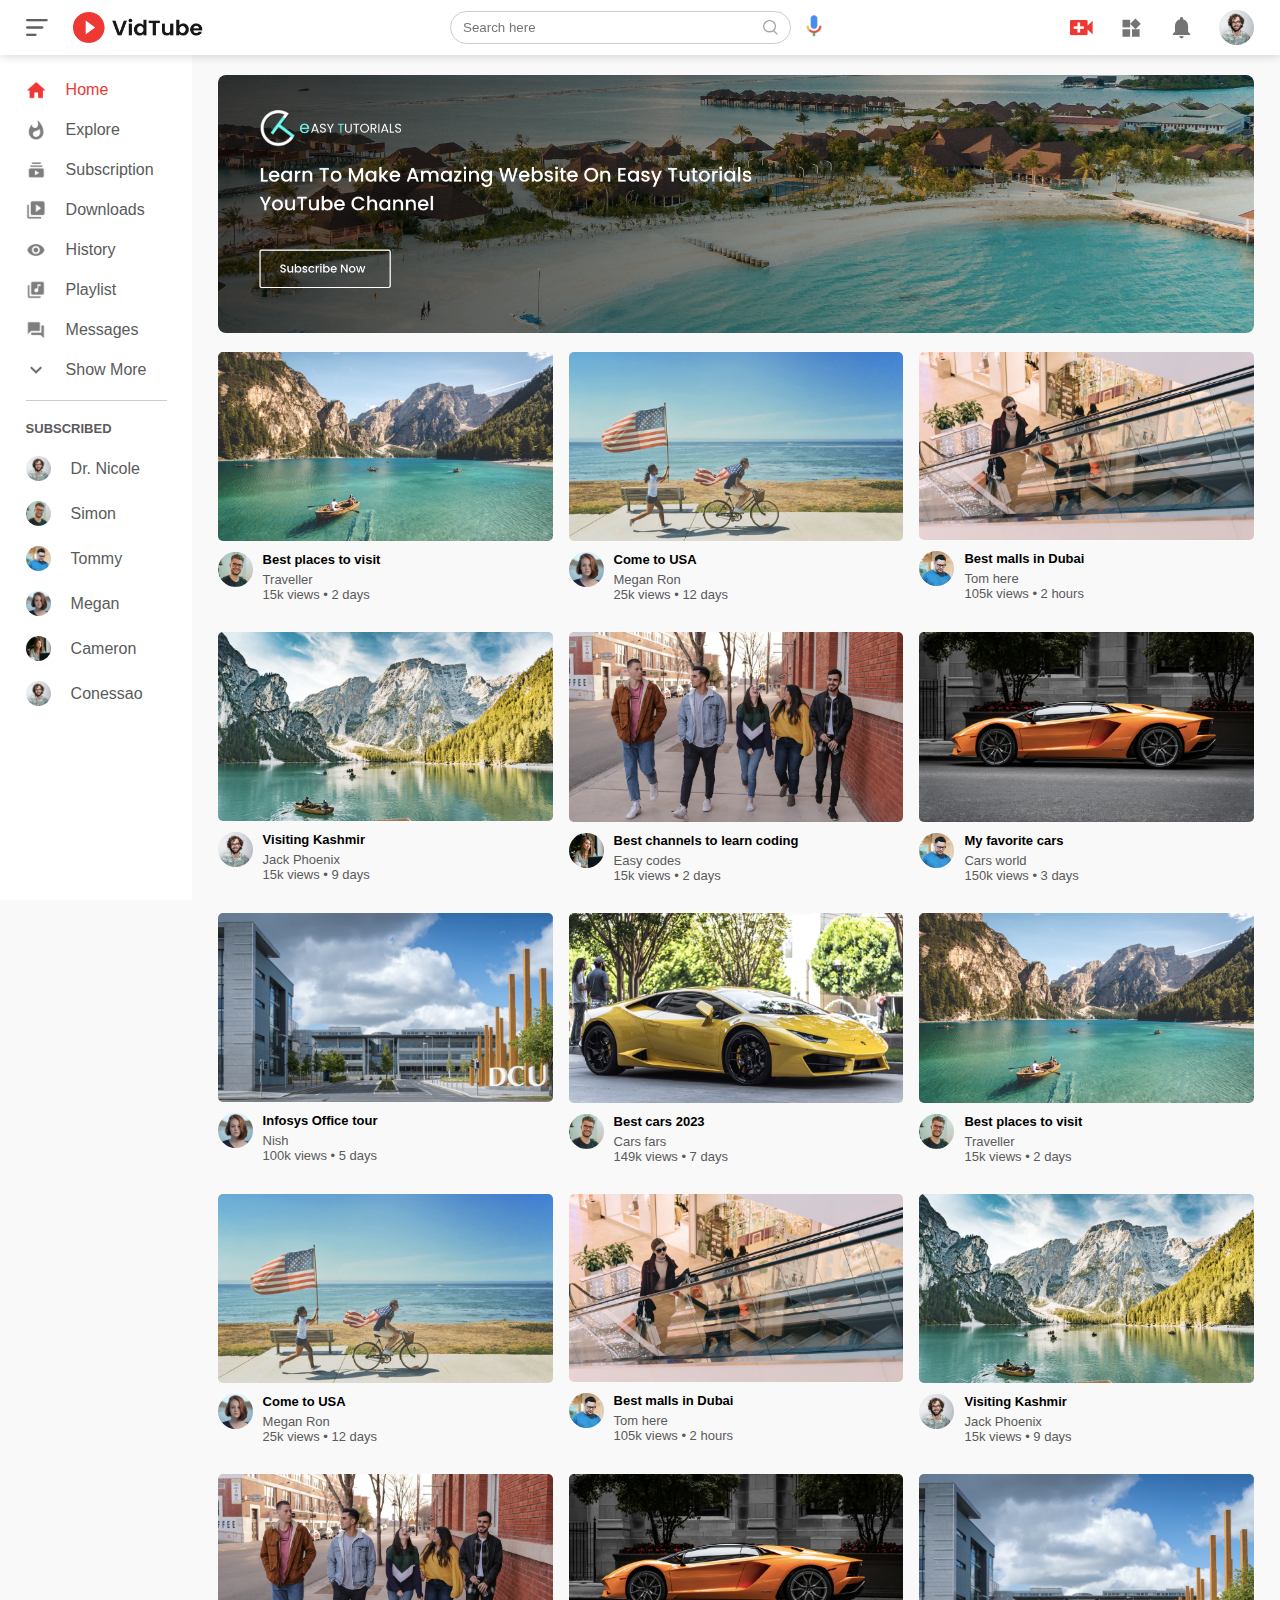
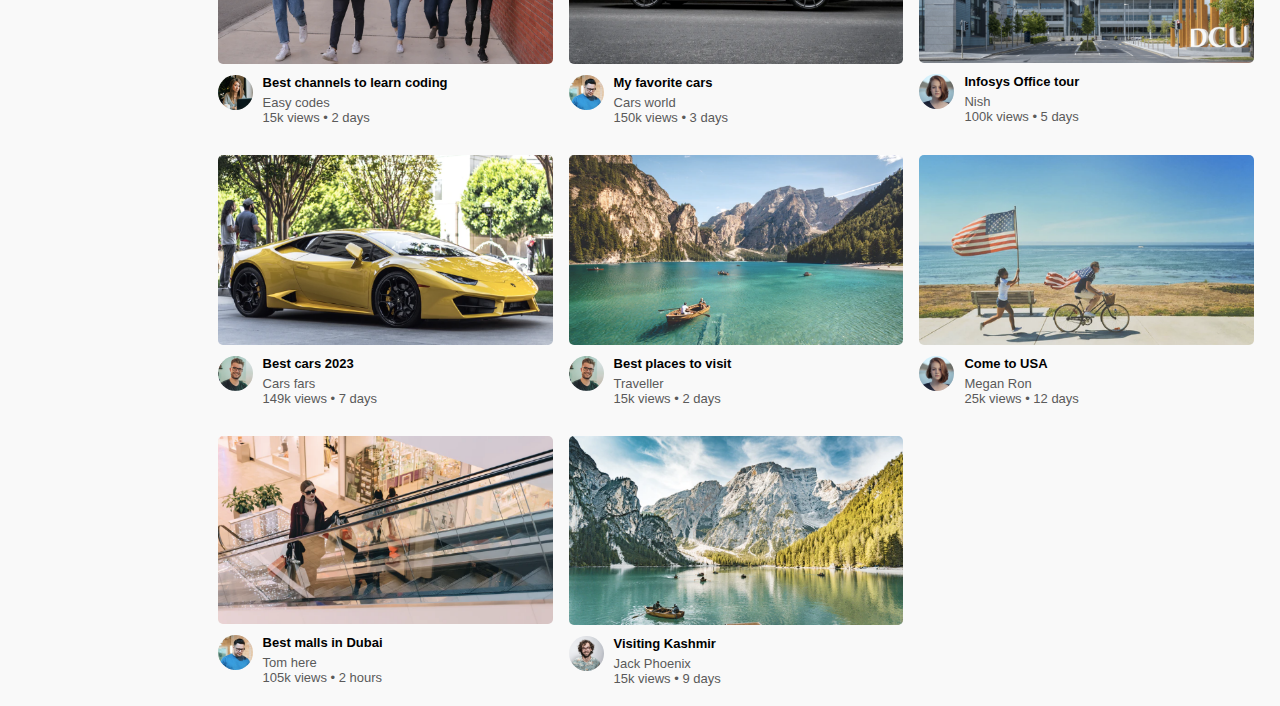
<file: index.html>
<!DOCTYPE html>
<html lang="en">
<head>
    <meta charset="UTF-8">
    <meta name="viewport" content="width=device-width, initial-scale=1.0">
    <title>Vidtube</title>
    <link rel="stylesheet" href="style.css">
</head>
<body>
    <nav class="flex-div">
        <div class="nav-left flex-div">
            <img src="images/menu.png" alt="" class="menu-icon">
            <img src="images/logo.png" alt="" class="logo">
        </div>
        <div class="nav-middle flex-div" id="search-container">
            <div class="search-box flex-div">
                <input type="text" placeholder="Search here" name="" id="search-input">
                <img src="images/search.png" alt="">
            </div> <button id="search-btn"><img src="images/voice-search.png" alt="" class="mic-icon"></button>
            
        </div>
        <div class="nav-right flex-div ">
            <img src="images/upload.png" alt="">
            <img src="images/more.png" alt="">
            <img src="images/notification.png" alt="">
            <img src="images/Jack.png" alt="" class="user-icon">
        </div>
    </nav>
<!-- sidebar -->
<div class="sidebar">
    <div class="shortcut-links">
        <a href=""><img src="images/home.png" alt=""><p>Home</p></a>
        <a href="explore.html"><img src="images/explore.png" alt=""><p>Explore</p></a>
        <a href="subscription.html"><img src="images/subscriprion.png" alt=""><p>Subscription</p></a>
        <a href="download.html"><img src="images/library.png" alt=""><p>Downloads</p></a>
        <a href=""><img src="images/history.png" alt=""><p>History</p></a>
        <a href=""><img src="images/playlist.png" alt=""><p>Playlist</p></a>
        <a href=""><img src="images/messages.png" alt=""><p>Messages</p></a>
        <a href=""><img src="images/show-more.png" alt=""><p>Show More</p></a>
        <hr>
    </div>
    <div class="subscribed-list">
        <h3>SUBSCRIBED</h3>
        <a href=""><img src="images/Jack.png" alt=""><p>Dr. Nicole</p></a>
        <a href=""><img src="images/simon.png" alt=""><p>Simon</p></a>
        <a href=""><img src="images/tom.png" alt=""><p>Tommy</p></a>
        <a href=""><img src="images/megan.png" alt=""><p>Megan</p></a>
        <a href=""><img src="images/cameron.png" alt=""><p>Cameron</p></a>
        <a href=""><img src="images/Jack.png" alt=""><p>Conessao</p></a>
    </div>
</div>
<!-- main -->
<div class="container">
    <div class="banner">
        <img src="images/banner.png " alt="">
        
    </div>
    <div class="list-container">
        <div class="vid-list">
            <a href="play-video.html"><img src="images/thumbnail1.png" alt="" class="thumbnail"></a>
            <div class="flex-div">
                <img src="images/simon.png" alt="">
                <div class="vid-info">
                    <a href="play-video.html">Best places to visit</a>
                    <p>Traveller</p>
                    <p>15k views &bull; 2 days</p>
                </div>
            </div>
        </div>
        <div class="vid-list">
            <a href=""><img src="images/thumbnail2.png" alt="" class="thumbnail"></a>
            <div class="flex-div">
                <img src="images/megan.png" alt="">
                <div class="vid-info">
                    <a href="">Come to USA</a>
                    <p>Megan Ron</p>
                    <p>25k views &bull; 12 days</p>
                </div>
            </div>
        </div>
        <div class="vid-list">
            <a href=""><img src="images/thumbnail3.png" alt="" class="thumbnail"></a>
            <div class="flex-div">
                <img src="images/tom.png" alt="">
                <div class="vid-info">
                    <a href="">Best malls in Dubai</a>
                    <p>Tom here</p>
                    <p>105k views &bull; 2 hours</p>
                </div>
            </div>
        </div>
        <div class="vid-list">
            <a href=""><img src="images/thumbnail4.png" alt="" class="thumbnail"></a>
            <div class="flex-div">
                <img src="images/Jack.png" alt="">
                <div class="vid-info">
                    <a href="">Visiting Kashmir</a>
                    <p>Jack Phoenix</p>
                    <p>15k views &bull; 9 days</p>
                </div>
            </div>
        </div>
        <div class="vid-list">
            <a href=""><img src="images/thumbnail5.png" alt="" class="thumbnail"></a>
            <div class="flex-div">
                <img src="images/cameron.png" alt="">
                <div class="vid-info">
                    <a href="">Best channels to learn coding</a>
                    <p>Easy codes</p>
                    <p>15k views &bull; 2 days</p>
                </div>
            </div>
        </div>
        <div class="vid-list">
            <a href=""><img src="images/thumbnail6.png" alt="" class="thumbnail"></a>
            <div class="flex-div">
                <img src="images/tom.png" alt="">
                <div class="vid-info">
                    <a href="">My favorite cars</a>
                    <p>Cars world</p>
                    <p>150k views &bull; 3 days</p>
                </div>
            </div>
        </div>
        <div class="vid-list">
            <a href=""><img src="images/thumbnail7.png" alt="" class="thumbnail"></a>
            <div class="flex-div">
                <img src="images/megan.png" alt="">
                <div class="vid-info">
                    <a href="">Infosys Office tour</a>
                    <p>Nish</p>
                    <p>100k views &bull; 5 days</p>
                </div>
            </div>
        </div>
        <div class="vid-list">
            <a href=""><img src="images/thumbnail8.png" alt="" class="thumbnail"></a>
            <div class="flex-div">
                <img src="images/simon.png" alt="">
                <div class="vid-info">
                    <a href="">Best cars 2023</a>
                    <p>Cars fars</p>
                    <p>149k views &bull; 7 days</p>
                </div>
            </div>
        </div>
        <div class="vid-list">
            <a href=""><img src="images/thumbnail1.png" alt="" class="thumbnail"></a>
            <div class="flex-div">
                <img src="images/simon.png" alt="">
                <div class="vid-info">
                    <a href="">Best places to visit</a>
                    <p>Traveller</p>
                    <p>15k views &bull; 2 days</p>
                </div>
            </div>
        </div>
        <div class="vid-list">
            <a href=""><img src="images/thumbnail2.png" alt="" class="thumbnail"></a>
            <div class="flex-div">
                <img src="images/megan.png" alt="">
                <div class="vid-info">
                    <a href="">Come to USA</a>
                    <p>Megan Ron</p>
                    <p>25k views &bull; 12 days</p>
                </div>
            </div>
        </div>
        <div class="vid-list">
            <a href=""><img src="images/thumbnail3.png" alt="" class="thumbnail"></a>
            <div class="flex-div">
                <img src="images/tom.png" alt="">
                <div class="vid-info">
                    <a href="">Best malls in Dubai</a>
                    <p>Tom here</p>
                    <p>105k views &bull; 2 hours</p>
                </div>
            </div>
        </div>
        <div class="vid-list">
            <a href=""><img src="images/thumbnail4.png" alt="" class="thumbnail"></a>
            <div class="flex-div">
                <img src="images/Jack.png" alt="">
                <div class="vid-info">
                    <a href="">Visiting Kashmir</a>
                    <p>Jack Phoenix</p>
                    <p>15k views &bull; 9 days</p>
                </div>
            </div>
        </div>
        <div class="vid-list">
            <a href=""><img src="images/thumbnail5.png" alt="" class="thumbnail"></a>
            <div class="flex-div">
                <img src="images/cameron.png" alt="">
                <div class="vid-info">
                    <a href="">Best channels to learn coding</a>
                    <p>Easy codes</p>
                    <p>15k views &bull; 2 days</p>
                </div>
            </div>
        </div>
        <div class="vid-list">
            <a href=""><img src="images/thumbnail6.png" alt="" class="thumbnail"></a>
            <div class="flex-div">
                <img src="images/tom.png" alt="">
                <div class="vid-info">
                    <a href="">My favorite cars</a>
                    <p>Cars world</p>
                    <p>150k views &bull; 3 days</p>
                </div>
            </div>
        </div>
        <div class="vid-list">
            <a href=""><img src="images/thumbnail7.png" alt="" class="thumbnail"></a>
            <div class="flex-div">
                <img src="images/megan.png" alt="">
                <div class="vid-info">
                    <a href="">Infosys Office tour</a>
                    <p>Nish</p>
                    <p>100k views &bull; 5 days</p>
                </div>
            </div>
        </div>
        <div class="vid-list">
            <a href=""><img src="images/thumbnail8.png" alt="" class="thumbnail"></a>
            <div class="flex-div">
                <img src="images/simon.png" alt="">
                <div class="vid-info">
                    <a href="">Best cars 2023</a>
                    <p>Cars fars</p>
                    <p>149k views &bull; 7 days</p>
                </div>
            </div>
        </div>
        <div class="vid-list">
            <a href=""><img src="images/thumbnail1.png" alt="" class="thumbnail"></a>
            <div class="flex-div">
                <img src="images/simon.png" alt="">
                <div class="vid-info">
                    <a href="">Best places to visit</a>
                    <p>Traveller</p>
                    <p>15k views &bull; 2 days</p>
                </div>
            </div>
        </div>
        <div class="vid-list">
            <a href=""><img src="images/thumbnail2.png" alt="" class="thumbnail"></a>
            <div class="flex-div">
                <img src="images/megan.png" alt="">
                <div class="vid-info">
                    <a href="">Come to USA</a>
                    <p>Megan Ron</p>
                    <p>25k views &bull; 12 days</p>
                </div>
            </div>
        </div>
        <div class="vid-list">
            <a href=""><img src="images/thumbnail3.png" alt="" class="thumbnail"></a>
            <div class="flex-div">
                <img src="images/tom.png" alt="">
                <div class="vid-info">
                    <a href="">Best malls in Dubai</a>
                    <p>Tom here</p>
                    <p>105k views &bull; 2 hours</p>
                </div>
            </div>
        </div>
        <div class="vid-list">
            <a href=""><img src="images/thumbnail4.png" alt="" class="thumbnail"></a>
            <div class="flex-div">
                <img src="images/Jack.png" alt="">
                <div class="vid-info">
                    <a href="">Visiting Kashmir</a>
                    <p>Jack Phoenix</p>
                    <p>15k views &bull; 9 days</p>
                </div>
            </div>
        </div>
    </div>
</div>
<script src="script.js"></script>
</body>
</html>
</file>
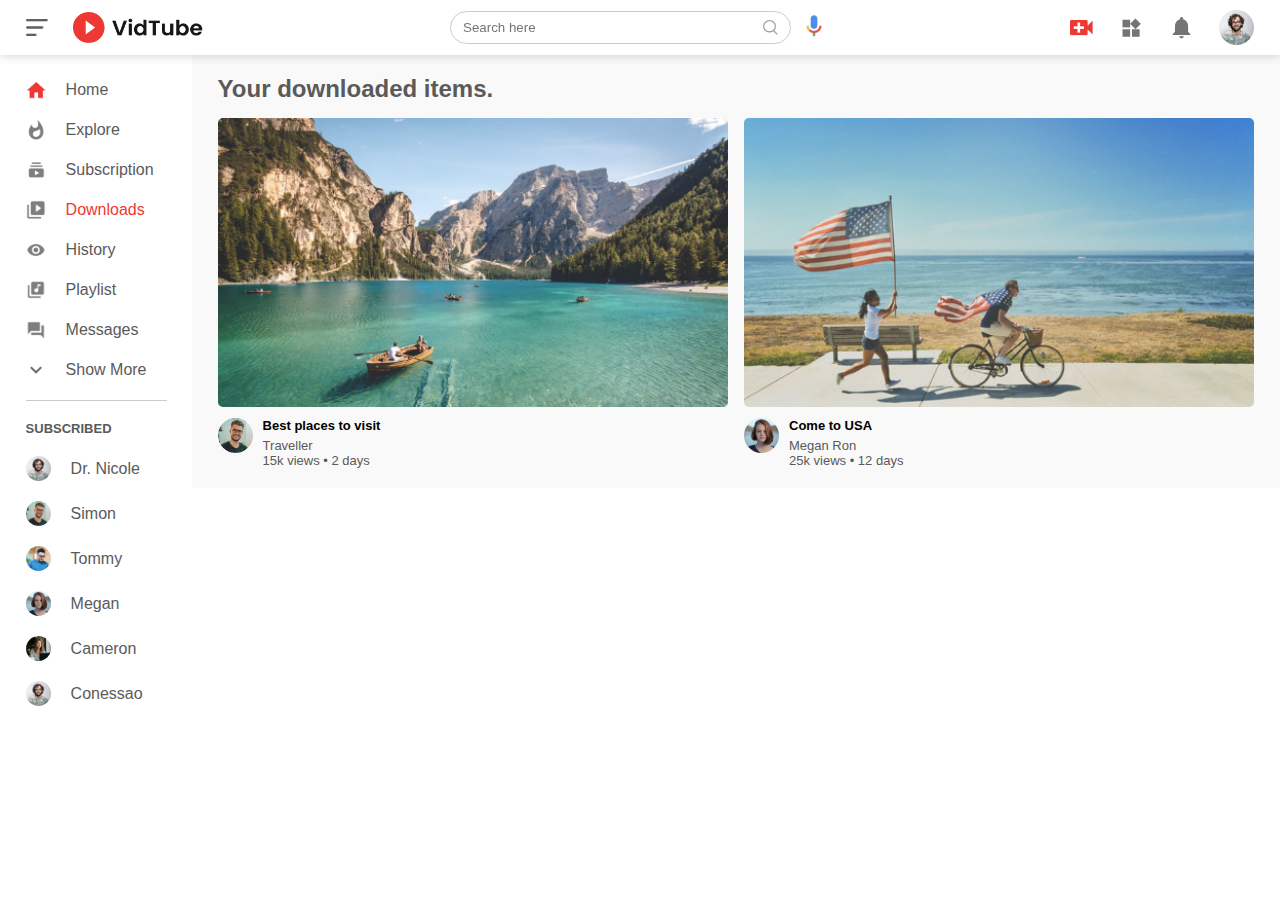
<file: download.html>
<!DOCTYPE html>
<html lang="en">
<head>
    <meta charset="UTF-8">
    <meta name="viewport" content="width=device-width, initial-scale=1.0">
    <title>Downloads</title>
    <link rel="stylesheet" href="style.css">
    <style>
         .shortcut-links a:nth-child(4){
        color: #ed3833;

}
     .shortcut-links a:first-child{
        color: #5a5a5a;

}
    </style>
</head>
<body>
    <nav class="flex-div">
        <div class="nav-left flex-div">
            <img src="images/menu.png" alt="" class="menu-icon">
            <img src="images/logo.png" alt="" class="logo">
        </div>
        <div class="nav-middle flex-div" id="search-container">
            <div class="search-box flex-div">
                <input type="text" placeholder="Search here" name="" id="search-input">
                <img src="images/search.png" alt="">
            </div> <button id="search-btn"><img src="images/voice-search.png" alt="" class="mic-icon"></button>
            
        </div>
        <div class="nav-right flex-div ">
            <img src="images/upload.png" alt="">
            <img src="images/more.png" alt="">
            <img src="images/notification.png" alt="">
            <img src="images/Jack.png" alt="" class="user-icon">
        </div>
    </nav>
<!-- sidebar -->
<div class="sidebar">
    <div class="shortcut-links">
        <a href="index.html"><img src="images/home.png" alt=""><p>Home</p></a>
        <a href="explore.html"><img src="images/explore.png" alt=""><p>Explore</p></a>
        <a href="subscription.html"><img src="images/subscriprion.png" alt=""><p>Subscription</p></a>
        <a href="download.html"><img src="images/library.png" alt=""><p>Downloads</p></a>
        <a href=""><img src="images/history.png" alt=""><p>History</p></a>
        <a href=""><img src="images/playlist.png" alt=""><p>Playlist</p></a>
        <a href=""><img src="images/messages.png" alt=""><p>Messages</p></a>
        <a href=""><img src="images/show-more.png" alt=""><p>Show More</p></a>
        <hr>
    </div>
    <div class="subscribed-list">
        <h3>SUBSCRIBED</h3>
        <a href=""><img src="images/Jack.png" alt=""><p>Dr. Nicole</p></a>
        <a href=""><img src="images/simon.png" alt=""><p>Simon</p></a>
        <a href=""><img src="images/tom.png" alt=""><p>Tommy</p></a>
        <a href=""><img src="images/megan.png" alt=""><p>Megan</p></a>
        <a href=""><img src="images/cameron.png" alt=""><p>Cameron</p></a>
        <a href=""><img src="images/Jack.png" alt=""><p>Conessao</p></a>
    </div>
</div>
    <!-- main -->
    <div class="container">
        <!-- <div class="banner">
            <img src="images/banner.png " alt="">
        </div> -->
        <div class="latest">
            <h2>Your downloaded items.</h2>
        </div>
        <div class="list-container">
            <div class="vid-list">
                <a href=""><img src="images/thumbnail1.png" alt="" class="thumbnail"></a>
                <div class="flex-div">
                    <img src="images/simon.png" alt="">
                    <div class="vid-info">
                        <a href="">Best places to visit</a>
                        <p>Traveller</p>
                        <p>15k views &bull; 2 days</p>
                    </div>
                </div>
            </div>
            <div class="vid-list">
                <a href=""><img src="images/thumbnail2.png" alt="" class="thumbnail"></a>
                <div class="flex-div">
                    <img src="images/megan.png" alt="">
                    <div class="vid-info">
                        <a href="">Come to USA</a>
                        <p>Megan Ron</p>
                        <p>25k views &bull; 12 days</p>
                    </div>
                </div>
            </div>
            </div>
        
    </div>
    
    <script src="script.js"></script>
</body>
</html>
</file>
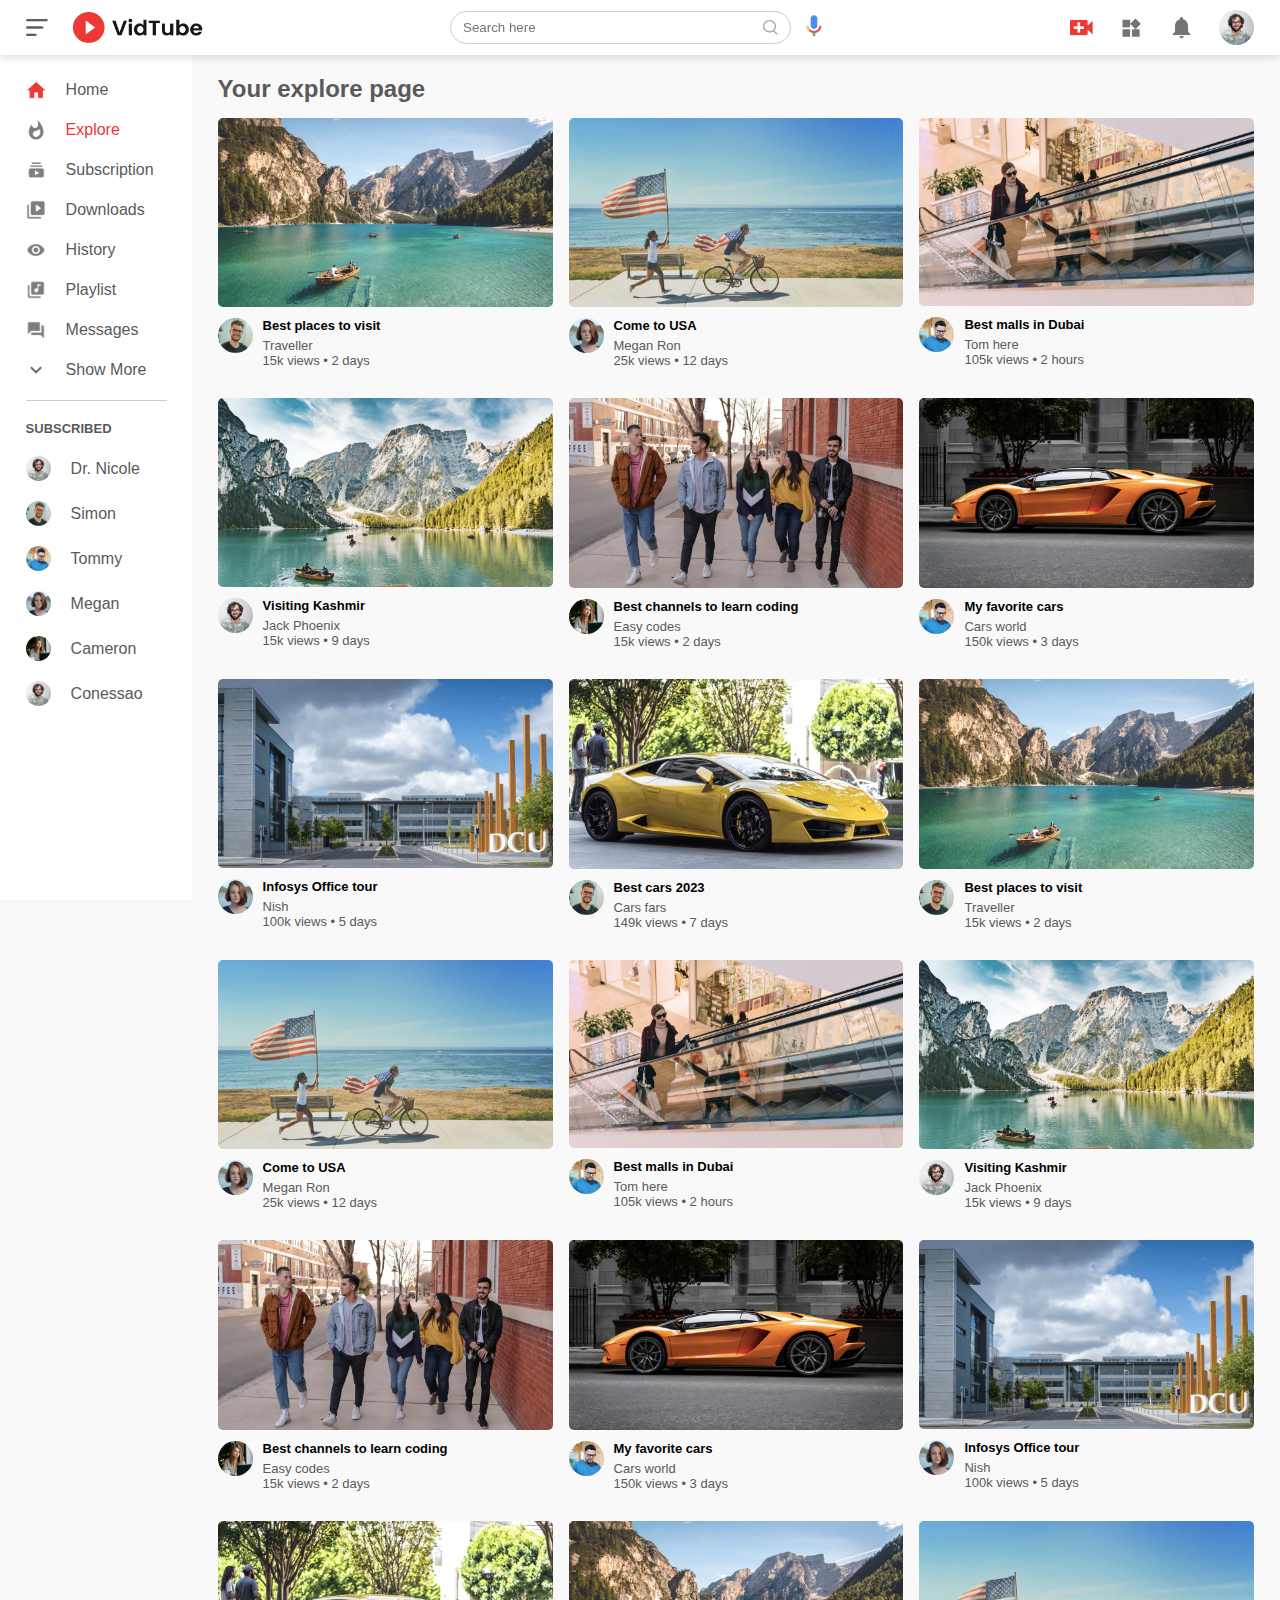
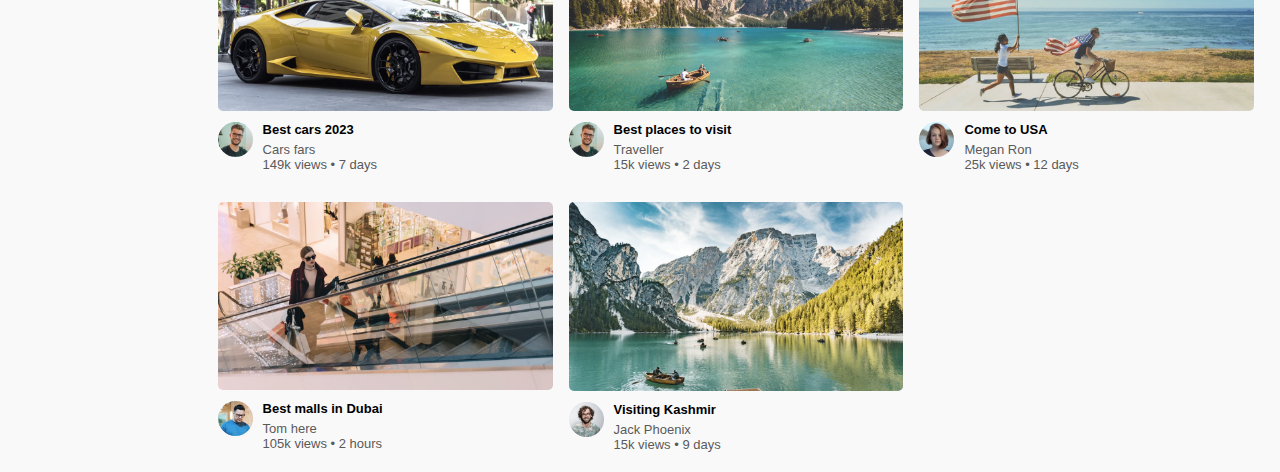
<file: explore.html>
<!DOCTYPE html>
<html lang="en">
<head>
    <meta charset="UTF-8">
    <meta name="viewport" content="width=device-width, initial-scale=1.0">
    <title>Explore</title>
    <link rel="stylesheet" href="style.css">
    <style>
        .shortcut-links a:nth-child(2){
        color: #ed3833;

}
     .shortcut-links a:first-child{
        color: #5a5a5a;

}
    </style>
</head>
<body>
    <nav class="flex-div">
        <div class="nav-left flex-div">
            <img src="images/menu.png" alt="" class="menu-icon">
            <img src="images/logo.png" alt="" class="logo">
        </div>
        <div class="nav-middle flex-div" id="search-container">
            <div class="search-box flex-div">
                <input type="text" placeholder="Search here" name="" id="search-input">
                <img src="images/search.png" alt="">
            </div> <button id="search-btn"><img src="images/voice-search.png" alt="" class="mic-icon"></button>
            
        </div>
        <div class="nav-right flex-div ">
            <img src="images/upload.png" alt="">
            <img src="images/more.png" alt="">
            <img src="images/notification.png" alt="">
            <img src="images/Jack.png" alt="" class="user-icon">
        </div>
    </nav>
<!-- sidebar -->
<div class="sidebar">
    <div class="shortcut-links">
        <a href="index.html"><img src="images/home.png" alt=""><p>Home</p></a>
        <a href="explore.html"><img src="images/explore.png" alt=""><p>Explore</p></a>
        <a href="subscription.html"><img src="images/subscriprion.png" alt=""><p>Subscription</p></a>
        <a href="download.html"><img src="images/library.png" alt=""><p>Downloads</p></a>
        <a href=""><img src="images/history.png" alt=""><p>History</p></a>
        <a href=""><img src="images/playlist.png" alt=""><p>Playlist</p></a>
        <a href=""><img src="images/messages.png" alt=""><p>Messages</p></a>
        <a href=""><img src="images/show-more.png" alt=""><p>Show More</p></a>
        <hr>
    </div>
    <div class="subscribed-list">
        <h3>SUBSCRIBED</h3>
        <a href=""><img src="images/Jack.png" alt=""><p>Dr. Nicole</p></a>
        <a href=""><img src="images/simon.png" alt=""><p>Simon</p></a>
        <a href=""><img src="images/tom.png" alt=""><p>Tommy</p></a>
        <a href=""><img src="images/megan.png" alt=""><p>Megan</p></a>
        <a href=""><img src="images/cameron.png" alt=""><p>Cameron</p></a>
        <a href=""><img src="images/Jack.png" alt=""><p>Conessao</p></a>
    </div>
</div>
    <!-- main -->
    <div class="container">
        <!-- <div class="banner">
            <img src="images/banner.png " alt="">
        </div> -->
        <div class="latest">
            <h2>Your explore page</h2>
        </div>  
        <div class="list-container">
            <div class="vid-list">
                <a href=""><img src="images/thumbnail1.png" alt="" class="thumbnail"></a>
                <div class="flex-div">
                    <img src="images/simon.png" alt="">
                    <div class="vid-info">
                        <a href="">Best places to visit</a>
                        <p>Traveller</p>
                        <p>15k views &bull; 2 days</p>
                    </div>
                </div>
            </div>
            <div class="vid-list">
                <a href=""><img src="images/thumbnail2.png" alt="" class="thumbnail"></a>
                <div class="flex-div">
                    <img src="images/megan.png" alt="">
                    <div class="vid-info">
                        <a href="">Come to USA</a>
                        <p>Megan Ron</p>
                        <p>25k views &bull; 12 days</p>
                    </div>
                </div>
            </div>
            <div class="vid-list">
                <a href=""><img src="images/thumbnail3.png" alt="" class="thumbnail"></a>
                <div class="flex-div">
                    <img src="images/tom.png" alt="">
                    <div class="vid-info">
                        <a href="">Best malls in Dubai</a>
                        <p>Tom here</p>
                        <p>105k views &bull; 2 hours</p>
                    </div>
                </div>
            </div>
            <div class="vid-list">
                <a href=""><img src="images/thumbnail4.png" alt="" class="thumbnail"></a>
                <div class="flex-div">
                    <img src="images/Jack.png" alt="">
                    <div class="vid-info">
                        <a href="">Visiting Kashmir</a>
                        <p>Jack Phoenix</p>
                        <p>15k views &bull; 9 days</p>
                    </div>
                </div>
            </div>
            <div class="vid-list">
                <a href=""><img src="images/thumbnail5.png" alt="" class="thumbnail"></a>
                <div class="flex-div">
                    <img src="images/cameron.png" alt="">
                    <div class="vid-info">
                        <a href="">Best channels to learn coding</a>
                        <p>Easy codes</p>
                        <p>15k views &bull; 2 days</p>
                    </div>
                </div>
            </div>
            <div class="vid-list">
                <a href=""><img src="images/thumbnail6.png" alt="" class="thumbnail"></a>
                <div class="flex-div">
                    <img src="images/tom.png" alt="">
                    <div class="vid-info">
                        <a href="">My favorite cars</a>
                        <p>Cars world</p>
                        <p>150k views &bull; 3 days</p>
                    </div>
                </div>
            </div>
            <div class="vid-list">
                <a href=""><img src="images/thumbnail7.png" alt="" class="thumbnail"></a>
                <div class="flex-div">
                    <img src="images/megan.png" alt="">
                    <div class="vid-info">
                        <a href="">Infosys Office tour</a>
                        <p>Nish</p>
                        <p>100k views &bull; 5 days</p>
                    </div>
                </div>
            </div>
            <div class="vid-list">
                <a href=""><img src="images/thumbnail8.png" alt="" class="thumbnail"></a>
                <div class="flex-div">
                    <img src="images/simon.png" alt="">
                    <div class="vid-info">
                        <a href="">Best cars 2023</a>
                        <p>Cars fars</p>
                        <p>149k views &bull; 7 days</p>
                    </div>
                </div>
            </div>
            <div class="vid-list">
                <a href=""><img src="images/thumbnail1.png" alt="" class="thumbnail"></a>
                <div class="flex-div">
                    <img src="images/simon.png" alt="">
                    <div class="vid-info">
                        <a href="">Best places to visit</a>
                        <p>Traveller</p>
                        <p>15k views &bull; 2 days</p>
                    </div>
                </div>
            </div>
            <div class="vid-list">
                <a href=""><img src="images/thumbnail2.png" alt="" class="thumbnail"></a>
                <div class="flex-div">
                    <img src="images/megan.png" alt="">
                    <div class="vid-info">
                        <a href="">Come to USA</a>
                        <p>Megan Ron</p>
                        <p>25k views &bull; 12 days</p>
                    </div>
                </div>
            </div>
            <div class="vid-list">
                <a href=""><img src="images/thumbnail3.png" alt="" class="thumbnail"></a>
                <div class="flex-div">
                    <img src="images/tom.png" alt="">
                    <div class="vid-info">
                        <a href="">Best malls in Dubai</a>
                        <p>Tom here</p>
                        <p>105k views &bull; 2 hours</p>
                    </div>
                </div>
            </div>
            <div class="vid-list">
                <a href=""><img src="images/thumbnail4.png" alt="" class="thumbnail"></a>
                <div class="flex-div">
                    <img src="images/Jack.png" alt="">
                    <div class="vid-info">
                        <a href="">Visiting Kashmir</a>
                        <p>Jack Phoenix</p>
                        <p>15k views &bull; 9 days</p>
                    </div>
                </div>
            </div>
            <div class="vid-list">
                <a href=""><img src="images/thumbnail5.png" alt="" class="thumbnail"></a>
                <div class="flex-div">
                    <img src="images/cameron.png" alt="">
                    <div class="vid-info">
                        <a href="">Best channels to learn coding</a>
                        <p>Easy codes</p>
                        <p>15k views &bull; 2 days</p>
                    </div>
                </div>
            </div>
            <div class="vid-list">
                <a href=""><img src="images/thumbnail6.png" alt="" class="thumbnail"></a>
                <div class="flex-div">
                    <img src="images/tom.png" alt="">
                    <div class="vid-info">
                        <a href="">My favorite cars</a>
                        <p>Cars world</p>
                        <p>150k views &bull; 3 days</p>
                    </div>
                </div>
            </div>
            <div class="vid-list">
                <a href=""><img src="images/thumbnail7.png" alt="" class="thumbnail"></a>
                <div class="flex-div">
                    <img src="images/megan.png" alt="">
                    <div class="vid-info">
                        <a href="">Infosys Office tour</a>
                        <p>Nish</p>
                        <p>100k views &bull; 5 days</p>
                    </div>
                </div>
            </div>
            <div class="vid-list">
                <a href=""><img src="images/thumbnail8.png" alt="" class="thumbnail"></a>
                <div class="flex-div">
                    <img src="images/simon.png" alt="">
                    <div class="vid-info">
                        <a href="">Best cars 2023</a>
                        <p>Cars fars</p>
                        <p>149k views &bull; 7 days</p>
                    </div>
                </div>
            </div>
            <div class="vid-list">
                <a href=""><img src="images/thumbnail1.png" alt="" class="thumbnail"></a>
                <div class="flex-div">
                    <img src="images/simon.png" alt="">
                    <div class="vid-info">
                        <a href="">Best places to visit</a>
                        <p>Traveller</p>
                        <p>15k views &bull; 2 days</p>
                    </div>
                </div>
            </div>
            <div class="vid-list">
                <a href=""><img src="images/thumbnail2.png" alt="" class="thumbnail"></a>
                <div class="flex-div">
                    <img src="images/megan.png" alt="">
                    <div class="vid-info">
                        <a href="">Come to USA</a>
                        <p>Megan Ron</p>
                        <p>25k views &bull; 12 days</p>
                    </div>
                </div>
            </div>
            <div class="vid-list">
                <a href=""><img src="images/thumbnail3.png" alt="" class="thumbnail"></a>
                <div class="flex-div">
                    <img src="images/tom.png" alt="">
                    <div class="vid-info">
                        <a href="">Best malls in Dubai</a>
                        <p>Tom here</p>
                        <p>105k views &bull; 2 hours</p>
                    </div>
                </div>
            </div>
            <div class="vid-list">
                <a href=""><img src="images/thumbnail4.png" alt="" class="thumbnail"></a>
                <div class="flex-div">
                    <img src="images/Jack.png" alt="">
                    <div class="vid-info">
                        <a href="">Visiting Kashmir</a>
                        <p>Jack Phoenix</p>
                        <p>15k views &bull; 9 days</p>
                    </div>
                </div>
            </div>
        </div>
    </div>
    <script src="script.js"></script>
</body>
</html>
</file>
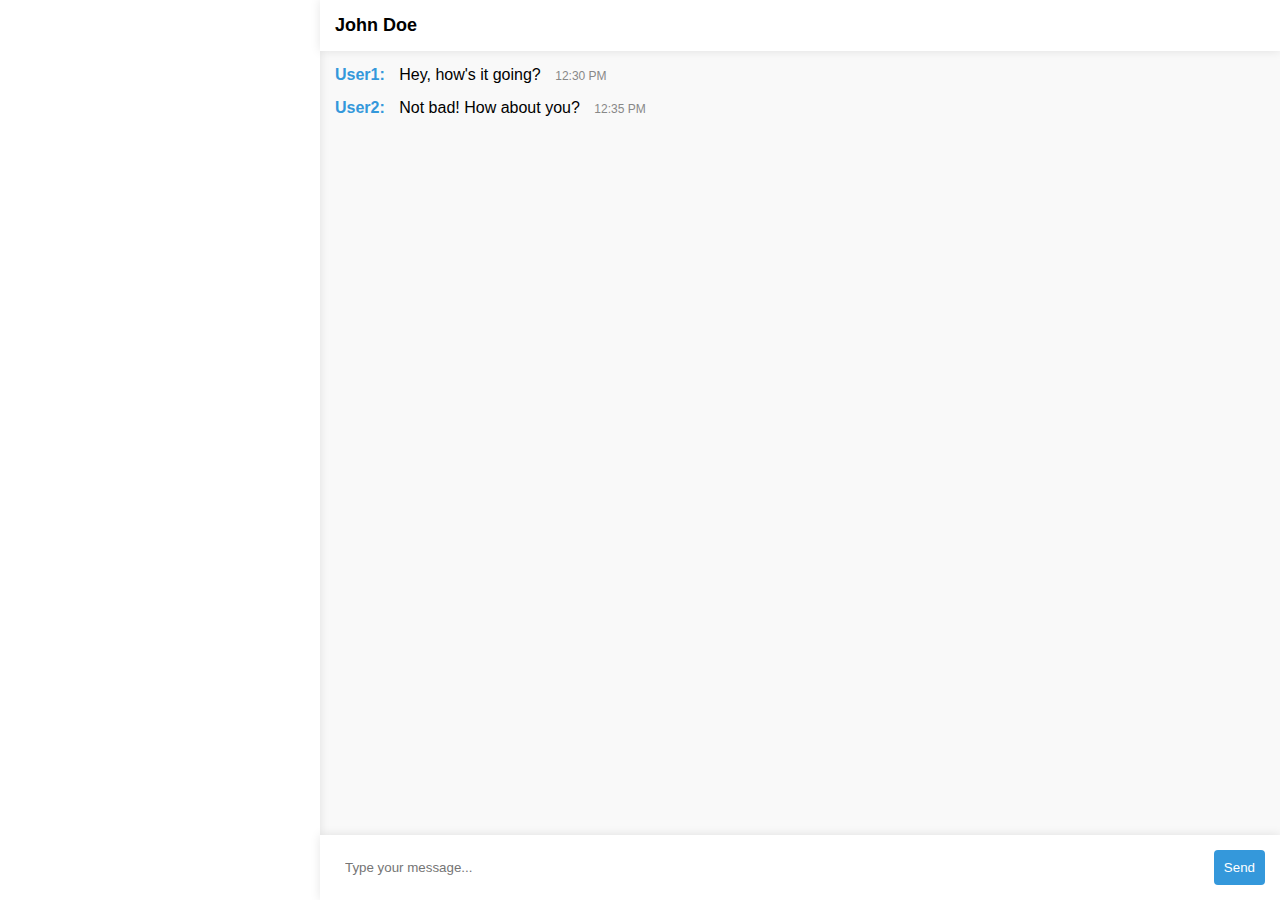
<file: msg.html>
<!DOCTYPE html>
<html lang="en">
<head>
    <meta charset="UTF-8">
    <meta name="viewport" content="width=device-width, initial-scale=1.0">
    <style>
        body {
            margin: 0;
            padding: 0;
            font-family: Arial, sans-serif;
            background-color: #f9f9f9;
        }

        .chat-container {
            display: flex;
            height: 100vh;
        }

        .sidebar {
            width: 25%;
            background-color: #fff;
            box-shadow: 0 0 10px rgba(0, 0, 0, 0.1);
            overflow: hidden;
        }

        .chat {
            flex: 1;
            display: flex;
            flex-direction: column;
        }

        .chat-header {
            background-color: #fff;
            padding: 15px;
            box-shadow: 0 0 10px rgba(0, 0, 0, 0.1);
            display: flex;
            justify-content: space-between;
            align-items: center;
        }

        .contact-name {
            font-size: 18px;
            font-weight: bold;
        }

        .chat-messages {
            flex: 1;
            overflow-y: auto;
            padding: 15px;
        }

        .message {
            margin-bottom: 15px;
        }

        .message .user {
            font-weight: bold;
            color: #3498db;
        }

        .message .text {
            margin-left: 10px;
        }

        .message .timestamp {
            font-size: 12px;
            color: #888;
            margin-left: 10px;
        }

        .chat-input {
            padding: 15px;
            background-color: #fff;
            box-shadow: 0 0 10px rgba(0, 0, 0, 0.1);
            display: flex;
            align-items: center;
        }

        .input-box {
            flex: 1;
            padding: 10px;
            border: none;
            border-radius: 4px;
        }

        .send-button {
            background-color: #3498db;
            color: #fff;
            border: none;
            padding: 10px;
            border-radius: 4px;
            cursor: pointer;
            margin-left: 10px;
        }
    </style>
    <title>YouTube Chat</title>
</head>
<body>
    <div class="chat-container">
        <div class="sidebar">
            <!-- Sidebar content (contacts, etc.) goes here -->
        </div>
        <div class="chat">
            <div class="chat-header">
                <div class="contact-name">John Doe</div>
                <!-- Add any other header elements you need (e.g., video call, options) -->
            </div>
            <div class="chat-messages">
                <div class="message">
                    <span class="user">User1:</span>
                    <span class="text">Hey, how's it going?</span>
                    <span class="timestamp">12:30 PM</span>
                </div>
                <div class="message">
                    <span class="user">User2:</span>
                    <span class="text">Not bad! How about you?</span>
                    <span class="timestamp">12:35 PM</span>
                </div>
                <!-- Add more messages here -->
            </div>
            <div class="chat-input">
                <input type="text" class="input-box" placeholder="Type your message...">
                <button class="send-button">Send</button>
            </div>
        </div>
    </div>
</body>
</html>
</file>
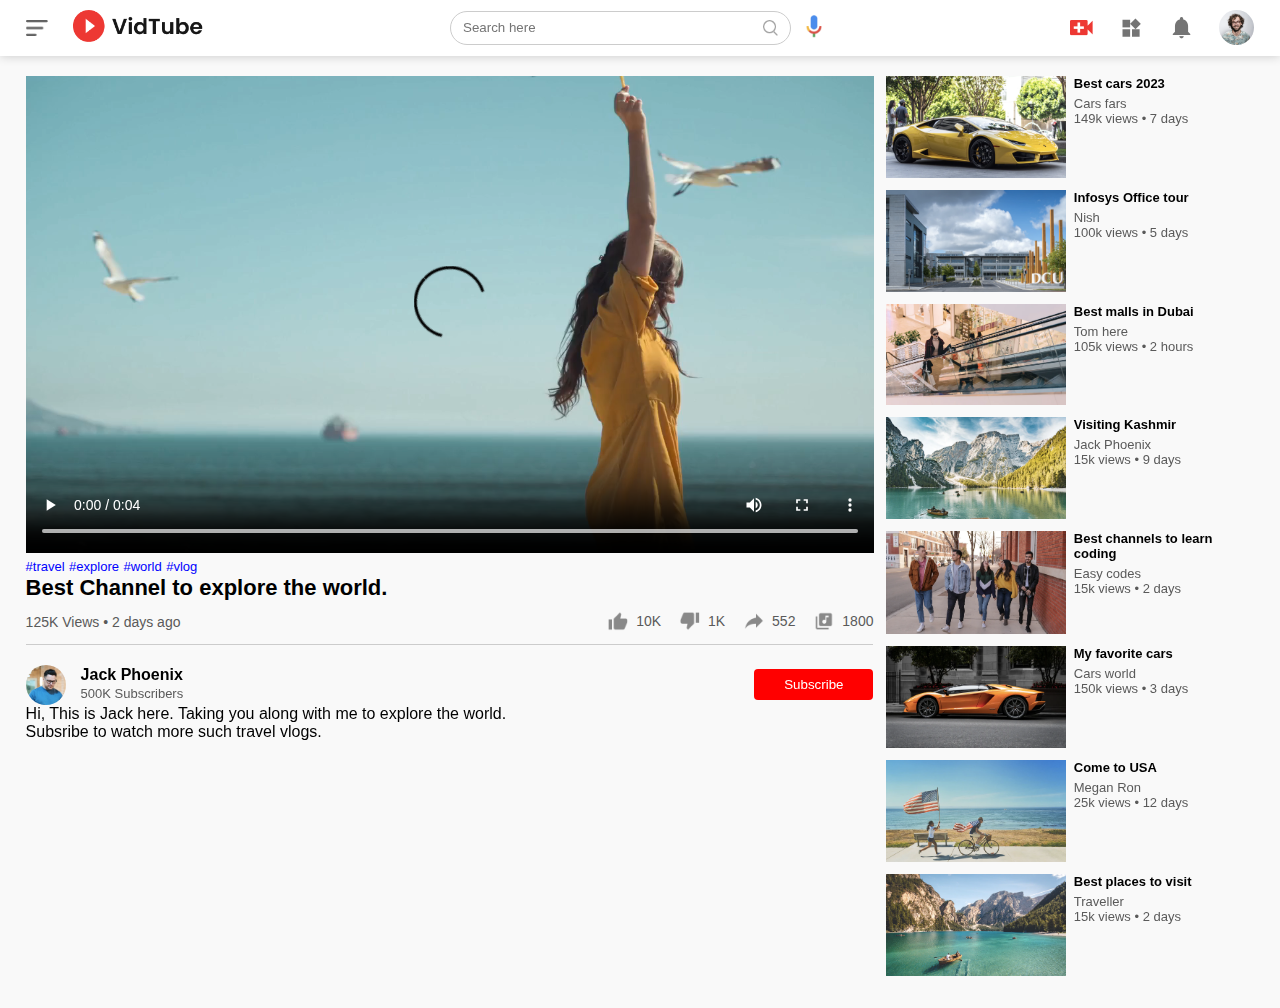
<file: play-video.html>
<!DOCTYPE html>
<html lang="en">
<head>
    <meta charset="UTF-8">
    <meta name="viewport" content="width=device-width, initial-scale=1.0">
    <title>Play-video</title>
    <link rel="stylesheet" href="style.css">
</head>
<body>
    <nav class="flex-div">
        <div class="nav-left flex-div">
            <img src="images/menu.png" alt="" class="menu-icon">
           <a href="index.html"> <img src="images/logo.png" alt="" class="logo"></a>
        </div>
        <div class="nav-middle flex-div" id="search-container">
            <div class="search-box flex-div">
                <input type="text" placeholder="Search here" name="" id="search-input">
                <img src="images/search.png" alt="">
            </div> <button id="search-btn"><img src="images/voice-search.png" alt="" class="mic-icon"></button>
            
        </div>
        <div class="nav-right flex-div ">
            <img src="images/upload.png" alt="">
            <img src="images/more.png" alt="">
            <img src="images/notification.png" alt="">
            <img src="images/Jack.png" alt="" class="user-icon">
        </div>
    </nav>
<!-- play video -->
    <div class="container play-container">
        <div class="row">
            <div class="play-video">
                <video controls >
                    <source src="images/video.mp4" type="video/mp4">
                </video>
                <div class="tags">
                    <a href="">#travel</a> <a href="">#explore</a> <a href="">#world</a> <a href="">#vlog</a>
                </div>
                <h3>Best Channel to explore the world.</h3>
                <div class="play-video-info">
                    <p>125K Views &bull; 2 days ago</p>
                    <div>
                        <a href=""><img src="images/like.png" alt="">10K</a>
                        <a href=""><img src="images/dislike.png" alt="">1K</a>
                        <a href=""><img src="images/share.png" alt="">552</a>
                        <a href=""><img src="images/save.png" alt="">1800</a>
                    </div>
                </div>
                <hr>
                <div class="publisher">
                    <img src="images/tom.png" alt="">
                    <div>
                        <p>Jack Phoenix</p>
                        <span>500K Subscribers</span>
                    </div>
                    <button type="button">Subscribe</button>
                </div>
                <div class="vid-desc">
                    <p>Hi, This is Jack here. Taking you along with me to explore the world.</p>
                    <p>Subsribe to watch more such travel vlogs.</p>
                </div>
            </div>
            <div class="right-sidebar">
                <div class="side-video-list">
                    <a href="" class="small-thumbnail"><img src="images/thumbnail8.png" alt=""></a>
                    <div class="vid-info">
                        <a href="">Best cars 2023</a>
                        <p>Cars fars</p>
                        <p>149k views &bull; 7 days</p>
                    </div>
                </div>
                <div class="side-video-list">
                    <a href="" class="small-thumbnail"><img src="images/thumbnail7.png" alt=""></a>
                    <div class="vid-info">
                        <a href="">Infosys Office tour</a>
                        <p>Nish</p>
                        <p>100k views &bull; 5 days</p>
                    </div>
                </div>
                <div class="side-video-list">
                    <a href="" class="small-thumbnail"><img src="images/thumbnail3.png" alt=""></a>
                    <div class="vid-info">
                        <a href="">Best malls in Dubai</a>
                        <p>Tom here</p>
                        <p>105k views &bull; 2 hours</p>
                    </div>
                </div>
                <div class="side-video-list">
                    <a href="" class="small-thumbnail"><img src="images/thumbnail4.png" alt=""></a>
                    <div class="vid-info">
                        <a href="">Visiting Kashmir</a>
                        <p>Jack Phoenix</p>
                    <p>15k views &bull; 9 days</p>
                    </div>
                </div>
                <div class="side-video-list">
                    <a href="" class="small-thumbnail"><img src="images/thumbnail5.png" alt=""></a>
                    <div class="vid-info">
                        <a href="">Best channels to learn coding</a>
                    <p>Easy codes</p>
                    <p>15k views &bull; 2 days</p>
                    </div>
                </div>
                <div class="side-video-list">
                    <a href="" class="small-thumbnail"><img src="images/thumbnail6.png" alt=""></a>
                    <div class="vid-info">
                        <a href="">My favorite cars</a>
                        <p>Cars world</p>
                        <p>150k views &bull; 3 days</p>
                    </div>
                </div>
                <div class="side-video-list">
                    <a href="" class="small-thumbnail"><img src="images/thumbnail2.png" alt=""></a>
                    <div class="vid-info">
                        <a href="">Come to USA</a>
                    <p>Megan Ron</p>
                    <p>25k views &bull; 12 days</p>
                    </div>
                </div>
                <div class="side-video-list">
                    <a href="" class="small-thumbnail"><img src="images/thumbnail1.png" alt=""></a>
                    <div class="vid-info">
                        <a href="">Best places to visit</a>
                        <p>Traveller</p>
                        <p>15k views &bull; 2 days</p>
                    </div>
                </div>

            </div>
        </div>
    </div>
    <script src="script.js"></script>
</body>
</html>
</file>
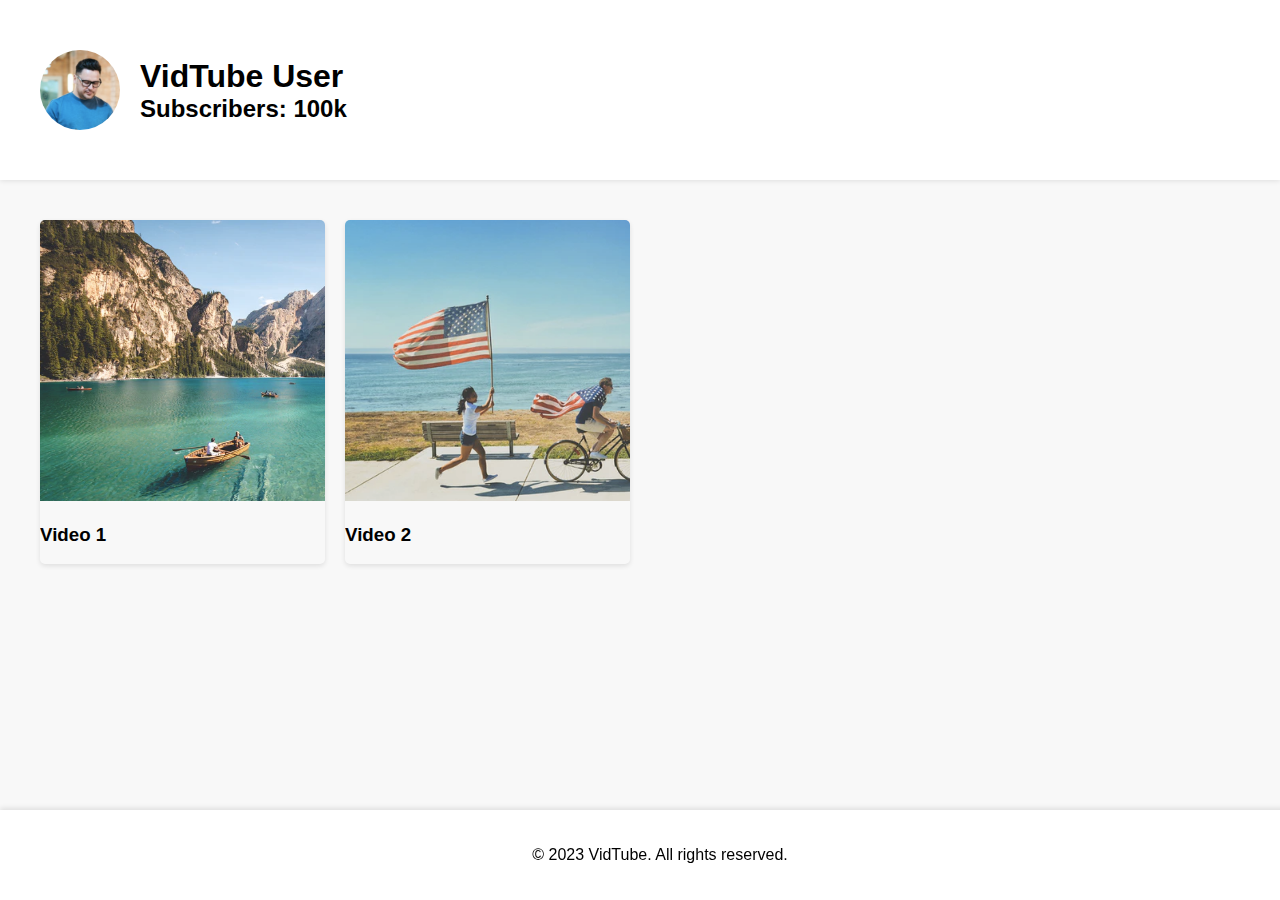
<file: pro.html>
<!DOCTYPE html>
<html lang="en">
<head>
    <meta charset="UTF-8">
    <meta name="viewport" content="width=device-width, initial-scale=1.0">
    <title>VidTube - Profile</title>
    <style>
        body {
            font-family: Arial, sans-serif;
            background-color: #f8f8f8;
            margin: 0;
            padding: 0;
        }

        header {
            background-color: #fff;
            padding: 10px;
            box-shadow: 0px 1px 5px rgba(0, 0, 0, 0.1);
        }

        .container {
            max-width: 1200px;
            margin: 20px auto;
            padding: 20px;
        }

        #profile-header {
            display: flex;
            align-items: center;
        }

        #profile-picture {
            border-radius: 50%;
            margin-right: 20px;
        }

        #user-info {
            flex-grow: 1;
        }

        h1, h2 {
            margin: 0;
        }

        #video-list {
            display: grid;
            grid-template-columns: repeat(auto-fill, minmax(250px, 1fr));
            grid-gap: 20px;
            margin-top: 20px;
        }

        .video-thumbnail {
            width: 100%;
            border-radius: 5px;
            overflow: hidden;
            box-shadow: 0px 2px 5px rgba(0, 0, 0, 0.1);
        }

        footer {
            text-align: center;
            padding: 20px;
            background-color: #fff;
            position: fixed;
            bottom: 0;
            width: 100%;
            box-shadow: 0px -2px 5px rgba(0, 0, 0, 0.1);
        }
    </style>
</head>
<body>

    <header>
        <div class="container" id="profile-header">
            <img src="images/tom.png" alt="Profile Picture" id="profile-picture" width="80">
            <div id="user-info">
                <h1>VidTube User</h1>
                <h2>Subscribers: 100k</h2>
            </div>
        </div>
    </header>

    <div class="container" id="video-list">
        <!-- Sample video thumbnails -->
        <div class="video-thumbnail">
            <img src="images/thumbnail1.png" alt="Video 1">
            <h3>Video 1</h3>
        </div>
        <div class="video-thumbnail">
            <img src="images/thumbnail2.png" alt="Video 2">
            <h3>Video 2</h3>
        </div>
        <!-- Add more video thumbnails as needed -->
    </div>

    <footer>
        <p>&copy; 2023 VidTube. All rights reserved.</p>
    </footer>

</body>
</html>
</file>
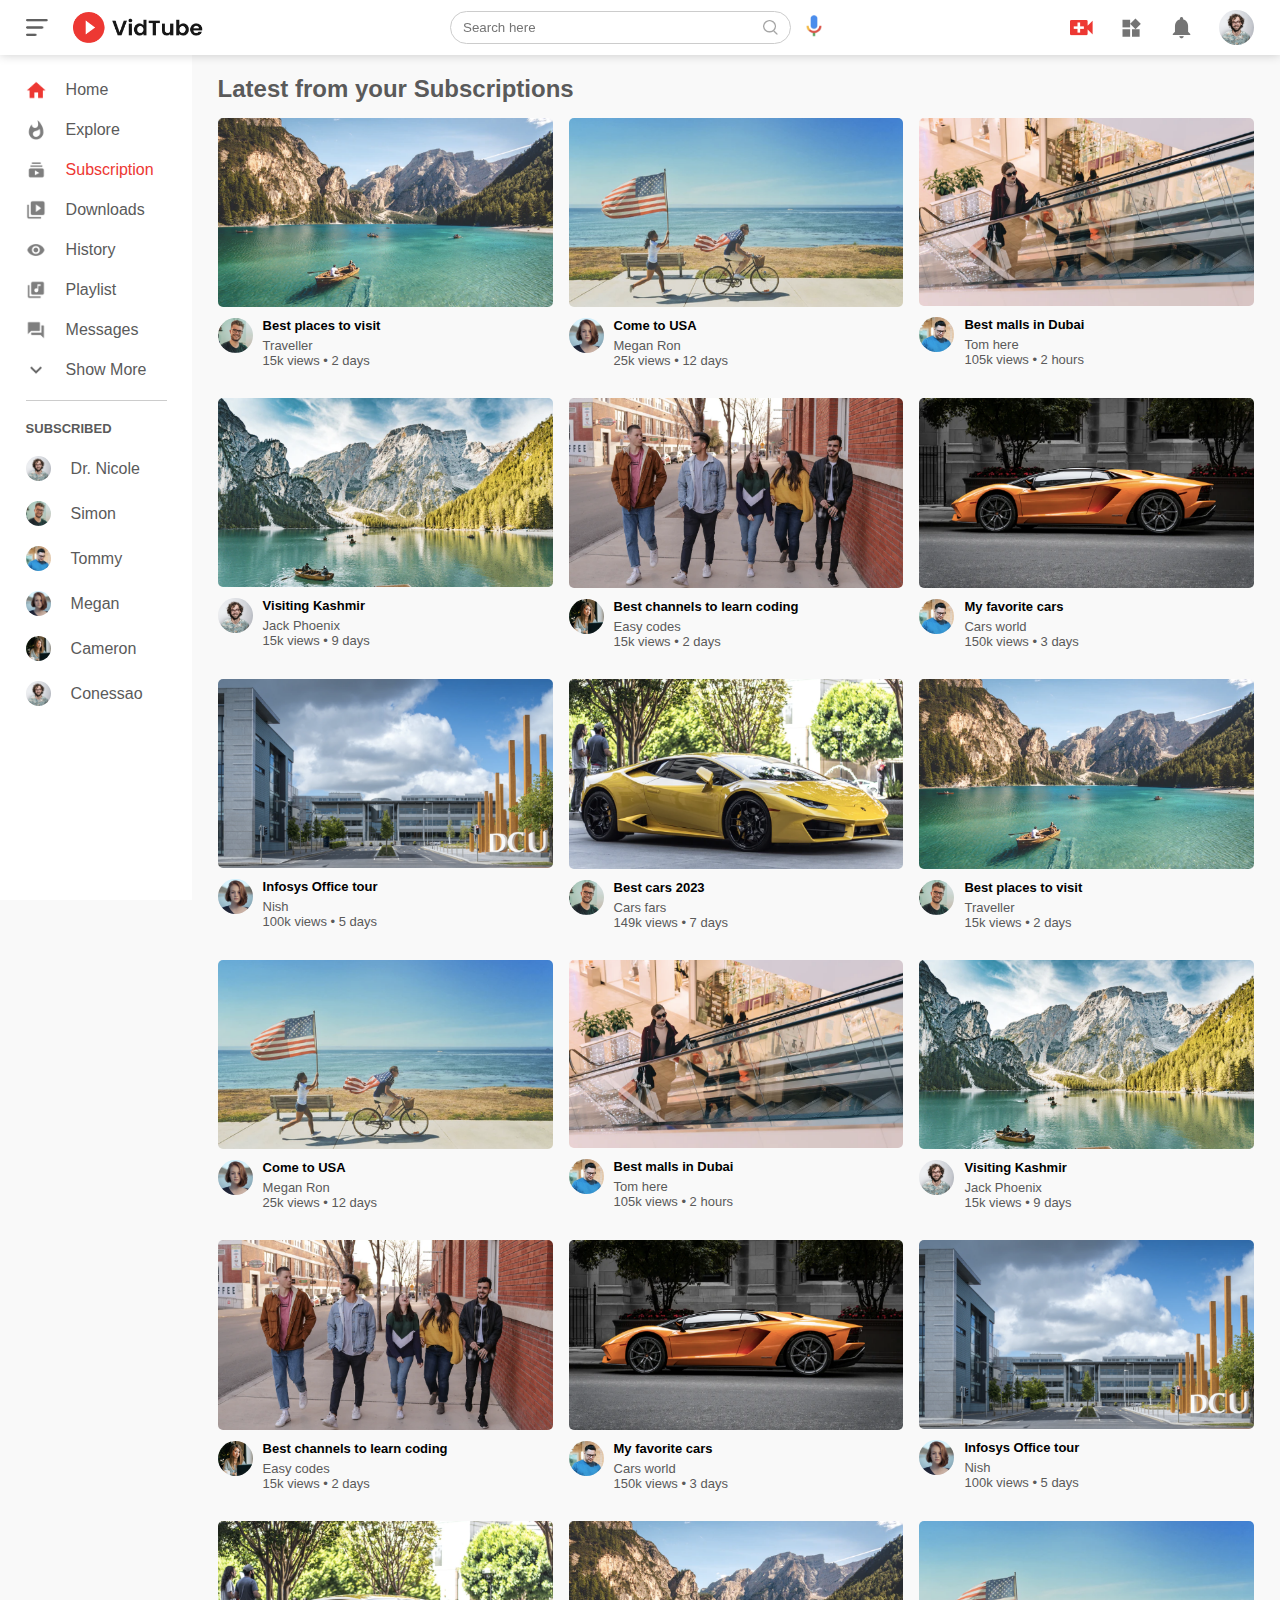
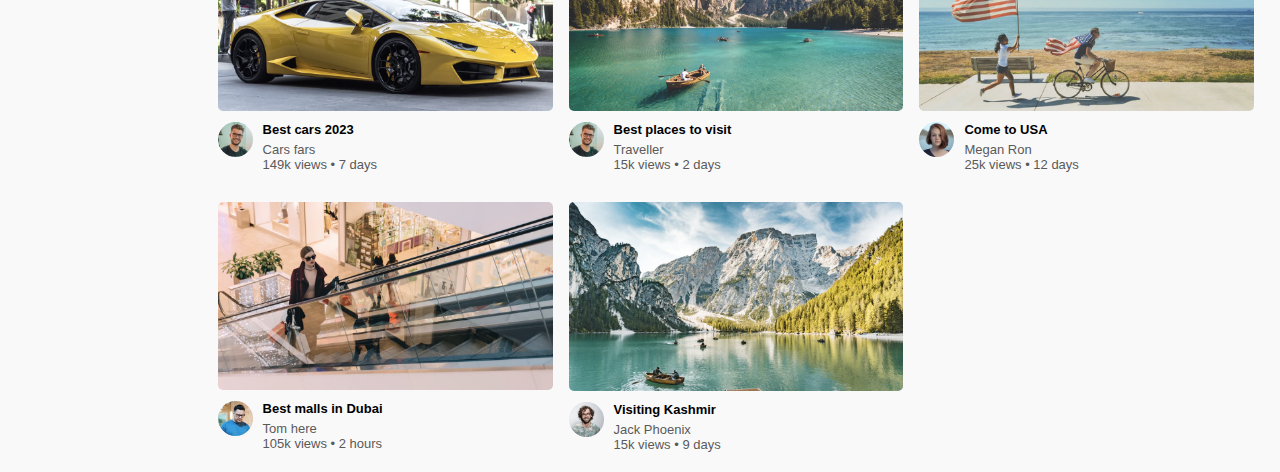
<file: subscription.html>
<!DOCTYPE html>
<html lang="en">
<head>
    <meta charset="UTF-8">
    <meta name="viewport" content="width=device-width, initial-scale=1.0">
    <title>Subscriptions</title>
    <link rel="stylesheet" href="style.css">
    <style>
     .shortcut-links a:nth-child(3){
        color: #ed3833;

}
     .shortcut-links a:first-child{
        color: #5a5a5a;

}
    </style>
</head>
<body>
    <nav class="flex-div">
        <div class="nav-left flex-div">
            <img src="images/menu.png" alt="" class="menu-icon">
            <img src="images/logo.png" alt="" class="logo">
        </div>
        <div class="nav-middle flex-div" id="search-container">
            <div class="search-box flex-div">
                <input type="text" placeholder="Search here" name="" id="search-input">
                <img src="images/search.png" alt="">
            </div> <button id="search-btn"><img src="images/voice-search.png" alt="" class="mic-icon"></button>
            
        </div>
        <div class="nav-right flex-div ">
            <img src="images/upload.png" alt="">
            <img src="images/more.png" alt="">
            <img src="images/notification.png" alt="">
            <img src="images/Jack.png" alt="" class="user-icon">
        </div>
    </nav>
<!-- sidebar -->
<div class="sidebar">
    <div class="shortcut-links">
        <a href="index.html"><img src="images/home.png" alt=""><p>Home</p></a>
        <a href="explore.html"><img src="images/explore.png" alt=""><p>Explore</p></a>
        <a href="subscription.html"><img src="images/subscriprion.png" alt=""><p>Subscription</p></a>
        <a href="download.html"><img src="images/library.png" alt=""><p>Downloads</p></a>
        <a href=""><img src="images/history.png" alt=""><p>History</p></a>
        <a href=""><img src="images/playlist.png" alt=""><p>Playlist</p></a>
        <a href=""><img src="images/messages.png" alt=""><p>Messages</p></a>
        <a href=""><img src="images/show-more.png" alt=""><p>Show More</p></a>
        <hr>
    </div>
    <div class="subscribed-list">
        <h3>SUBSCRIBED</h3>
        <a href=""><img src="images/Jack.png" alt=""><p>Dr. Nicole</p></a>
        <a href=""><img src="images/simon.png" alt=""><p>Simon</p></a>
        <a href=""><img src="images/tom.png" alt=""><p>Tommy</p></a>
        <a href=""><img src="images/megan.png" alt=""><p>Megan</p></a>
        <a href=""><img src="images/cameron.png" alt=""><p>Cameron</p></a>
        <a href=""><img src="images/Jack.png" alt=""><p>Conessao</p></a>
    </div>
</div>
    <!-- main -->
    <div class="container">
        <!-- <div class="banner">
            <img src="images/banner.png " alt="">
        </div> -->
        <div class="latest">
            <h2>Latest from your Subscriptions </h2>
        </div>
        <div class="list-container">
            <div class="vid-list">
                <a href=""><img src="images/thumbnail1.png" alt="" class="thumbnail"></a>
                <div class="flex-div">
                    <img src="images/simon.png" alt="">
                    <div class="vid-info">
                        <a href="">Best places to visit</a>
                        <p>Traveller</p>
                        <p>15k views &bull; 2 days</p>
                    </div>
                </div>
            </div>
            <div class="vid-list">
                <a href=""><img src="images/thumbnail2.png" alt="" class="thumbnail"></a>
                <div class="flex-div">
                    <img src="images/megan.png" alt="">
                    <div class="vid-info">
                        <a href="">Come to USA</a>
                        <p>Megan Ron</p>
                        <p>25k views &bull; 12 days</p>
                    </div>
                </div>
            </div>
            <div class="vid-list">
                <a href=""><img src="images/thumbnail3.png" alt="" class="thumbnail"></a>
                <div class="flex-div">
                    <img src="images/tom.png" alt="">
                    <div class="vid-info">
                        <a href="">Best malls in Dubai</a>
                        <p>Tom here</p>
                        <p>105k views &bull; 2 hours</p>
                    </div>
                </div>
            </div>
            <div class="vid-list">
                <a href=""><img src="images/thumbnail4.png" alt="" class="thumbnail"></a>
                <div class="flex-div">
                    <img src="images/Jack.png" alt="">
                    <div class="vid-info">
                        <a href="">Visiting Kashmir</a>
                        <p>Jack Phoenix</p>
                        <p>15k views &bull; 9 days</p>
                    </div>
                </div>
            </div>
            <div class="vid-list">
                <a href=""><img src="images/thumbnail5.png" alt="" class="thumbnail"></a>
                <div class="flex-div">
                    <img src="images/cameron.png" alt="">
                    <div class="vid-info">
                        <a href="">Best channels to learn coding</a>
                        <p>Easy codes</p>
                        <p>15k views &bull; 2 days</p>
                    </div>
                </div>
            </div>
            <div class="vid-list">
                <a href=""><img src="images/thumbnail6.png" alt="" class="thumbnail"></a>
                <div class="flex-div">
                    <img src="images/tom.png" alt="">
                    <div class="vid-info">
                        <a href="">My favorite cars</a>
                        <p>Cars world</p>
                        <p>150k views &bull; 3 days</p>
                    </div>
                </div>
            </div>
            <div class="vid-list">
                <a href=""><img src="images/thumbnail7.png" alt="" class="thumbnail"></a>
                <div class="flex-div">
                    <img src="images/megan.png" alt="">
                    <div class="vid-info">
                        <a href="">Infosys Office tour</a>
                        <p>Nish</p>
                        <p>100k views &bull; 5 days</p>
                    </div>
                </div>
            </div>
            <div class="vid-list">
                <a href=""><img src="images/thumbnail8.png" alt="" class="thumbnail"></a>
                <div class="flex-div">
                    <img src="images/simon.png" alt="">
                    <div class="vid-info">
                        <a href="">Best cars 2023</a>
                        <p>Cars fars</p>
                        <p>149k views &bull; 7 days</p>
                    </div>
                </div>
            </div>
            <div class="vid-list">
                <a href=""><img src="images/thumbnail1.png" alt="" class="thumbnail"></a>
                <div class="flex-div">
                    <img src="images/simon.png" alt="">
                    <div class="vid-info">
                        <a href="">Best places to visit</a>
                        <p>Traveller</p>
                        <p>15k views &bull; 2 days</p>
                    </div>
                </div>
            </div>
            <div class="vid-list">
                <a href=""><img src="images/thumbnail2.png" alt="" class="thumbnail"></a>
                <div class="flex-div">
                    <img src="images/megan.png" alt="">
                    <div class="vid-info">
                        <a href="">Come to USA</a>
                        <p>Megan Ron</p>
                        <p>25k views &bull; 12 days</p>
                    </div>
                </div>
            </div>
            <div class="vid-list">
                <a href=""><img src="images/thumbnail3.png" alt="" class="thumbnail"></a>
                <div class="flex-div">
                    <img src="images/tom.png" alt="">
                    <div class="vid-info">
                        <a href="">Best malls in Dubai</a>
                        <p>Tom here</p>
                        <p>105k views &bull; 2 hours</p>
                    </div>
                </div>
            </div>
            <div class="vid-list">
                <a href=""><img src="images/thumbnail4.png" alt="" class="thumbnail"></a>
                <div class="flex-div">
                    <img src="images/Jack.png" alt="">
                    <div class="vid-info">
                        <a href="">Visiting Kashmir</a>
                        <p>Jack Phoenix</p>
                        <p>15k views &bull; 9 days</p>
                    </div>
                </div>
            </div>
            <div class="vid-list">
                <a href=""><img src="images/thumbnail5.png" alt="" class="thumbnail"></a>
                <div class="flex-div">
                    <img src="images/cameron.png" alt="">
                    <div class="vid-info">
                        <a href="">Best channels to learn coding</a>
                        <p>Easy codes</p>
                        <p>15k views &bull; 2 days</p>
                    </div>
                </div>
            </div>
            <div class="vid-list">
                <a href=""><img src="images/thumbnail6.png" alt="" class="thumbnail"></a>
                <div class="flex-div">
                    <img src="images/tom.png" alt="">
                    <div class="vid-info">
                        <a href="">My favorite cars</a>
                        <p>Cars world</p>
                        <p>150k views &bull; 3 days</p>
                    </div>
                </div>
            </div>
            <div class="vid-list">
                <a href=""><img src="images/thumbnail7.png" alt="" class="thumbnail"></a>
                <div class="flex-div">
                    <img src="images/megan.png" alt="">
                    <div class="vid-info">
                        <a href="">Infosys Office tour</a>
                        <p>Nish</p>
                        <p>100k views &bull; 5 days</p>
                    </div>
                </div>
            </div>
            <div class="vid-list">
                <a href=""><img src="images/thumbnail8.png" alt="" class="thumbnail"></a>
                <div class="flex-div">
                    <img src="images/simon.png" alt="">
                    <div class="vid-info">
                        <a href="">Best cars 2023</a>
                        <p>Cars fars</p>
                        <p>149k views &bull; 7 days</p>
                    </div>
                </div>
            </div>
            <div class="vid-list">
                <a href=""><img src="images/thumbnail1.png" alt="" class="thumbnail"></a>
                <div class="flex-div">
                    <img src="images/simon.png" alt="">
                    <div class="vid-info">
                        <a href="">Best places to visit</a>
                        <p>Traveller</p>
                        <p>15k views &bull; 2 days</p>
                    </div>
                </div>
            </div>
            <div class="vid-list">
                <a href=""><img src="images/thumbnail2.png" alt="" class="thumbnail"></a>
                <div class="flex-div">
                    <img src="images/megan.png" alt="">
                    <div class="vid-info">
                        <a href="">Come to USA</a>
                        <p>Megan Ron</p>
                        <p>25k views &bull; 12 days</p>
                    </div>
                </div>
            </div>
            <div class="vid-list">
                <a href=""><img src="images/thumbnail3.png" alt="" class="thumbnail"></a>
                <div class="flex-div">
                    <img src="images/tom.png" alt="">
                    <div class="vid-info">
                        <a href="">Best malls in Dubai</a>
                        <p>Tom here</p>
                        <p>105k views &bull; 2 hours</p>
                    </div>
                </div>
            </div>
            <div class="vid-list">
                <a href=""><img src="images/thumbnail4.png" alt="" class="thumbnail"></a>
                <div class="flex-div">
                    <img src="images/Jack.png" alt="">
                    <div class="vid-info">
                        <a href="">Visiting Kashmir</a>
                        <p>Jack Phoenix</p>
                        <p>15k views &bull; 9 days</p>
                    </div>
                </div>
            </div>
        </div>
    </div>
    <script src="script.js"></script>
</body>
</html>
</file>
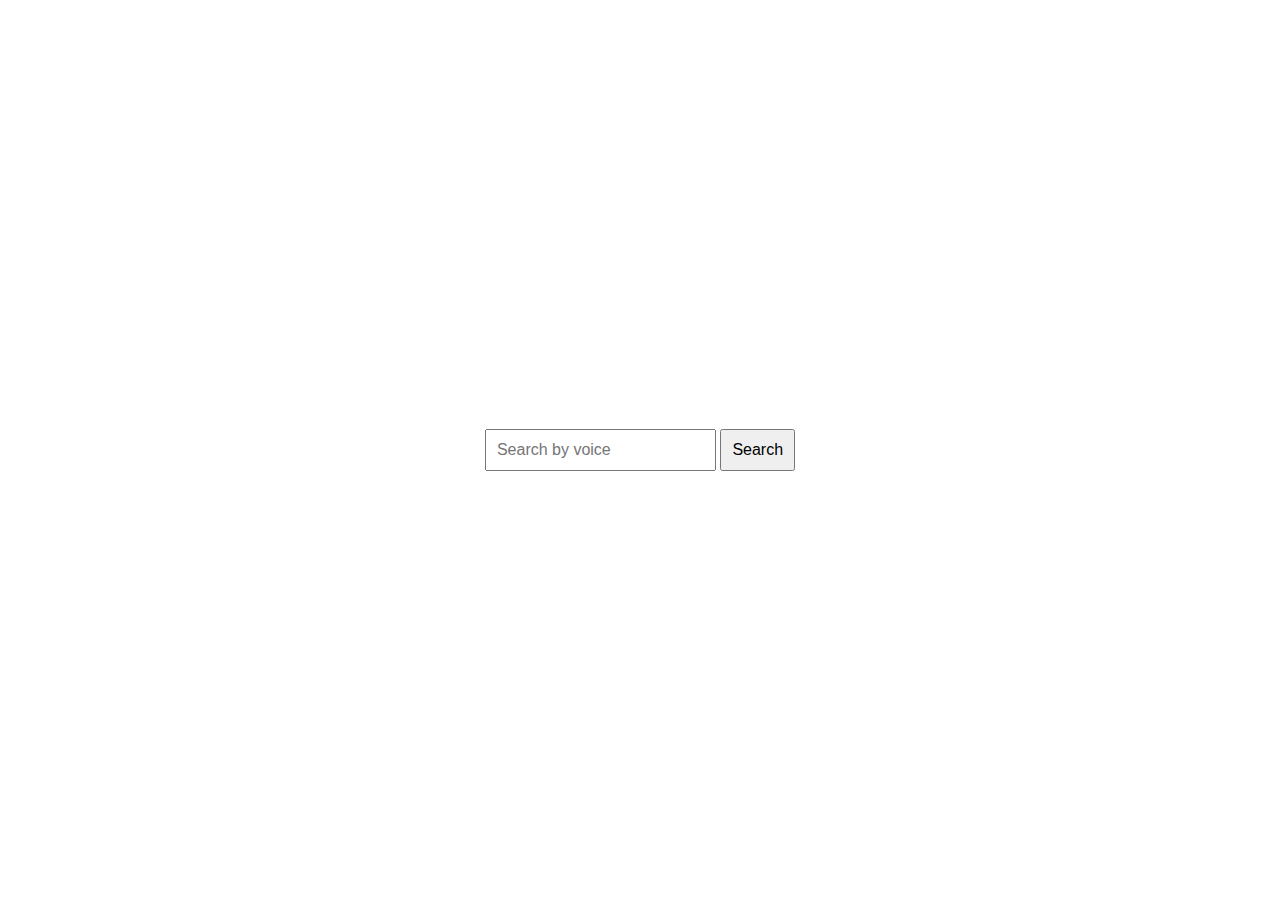
<file: voice.html>
<!DOCTYPE html>
<html lang="en">
<head>
    <meta charset="UTF-8">
    <meta name="viewport" content="width=device-width, initial-scale=1.0">
    <title>Voice Search</title>
    <style>
        body {
            font-family: 'Arial', sans-serif;
            display: flex;
            justify-content: center;
            align-items: center;
            height: 100vh;
            margin: 0;
        }

        #search-container {
            text-align: center;
        }

        #search-input {
            padding: 10px;
            font-size: 16px;
        }

        #search-btn {
            padding: 10px;
            font-size: 16px;
            cursor: pointer;
        }
    </style>
</head>
<body>
    <div id="search-container">
        <input type="text" id="search-input" placeholder="Search by voice">
        <button id="search-btn">Search</button>
    </div>

    <script>
        document.addEventListener('DOMContentLoaded', () => {
            const searchInput = document.getElementById('search-input');
            const searchBtn = document.getElementById('search-btn');

            searchBtn.addEventListener('click', () => {
                const query = searchInput.value;
                if (query.trim() !== '') {
                    // Direct to YouTube search with the query
                    window.location.href = `https://www.youtube.com/results?search_query=${encodeURIComponent(query)}`;
                }
            });

            // Speech recognition
            const recognition = new (window.SpeechRecognition || window.webkitSpeechRecognition || window.mozSpeechRecognition || window.msSpeechRecognition)();
            recognition.lang = 'en-US';

            recognition.onresult = (event) => {
                const voiceText = event.results[0][0].transcript;
                searchInput.value = voiceText;
            };

            recognition.onerror = (event) => {
                console.error('Speech recognition error:', event.error);
            };

            searchInput.addEventListener('focus', () => {
                recognition.start();
            });

            searchInput.addEventListener('blur', () => {
                recognition.stop();
            });
        });
    </script>
</body>
</html>
</file>
<file: style.css>
*{
    margin: 0;
    padding: 0;
    font-family: 'poppins', sans-serif;
    box-sizing: border-box;
}
a{
    text-decoration: none;
    color: #5a5a5a;
}
img{
    cursor: pointer;
}
.flex-div{
    display: flex;
    align-items: center;
}
nav{
    padding: 10px 2%;
    justify-content: space-between;
    box-shadow: 0 0 10px rgba(0, 0, 0, 0.2);
    background: #fff;
    position: sticky;
    top: 0;
    z-index: 10;
}
#search-btn{
    background: none;
    border: none;
}
#search-btn:hover{
    background: rgb(196, 185, 185);
    border: none;
}
#search-btn:click{
    background: rgb(147, 140, 140);
    border: none;
}
.nav-right img{
    width: 25px;
    margin-right: 25px;

}
.nav-right .user-icon{
    width: 35px;
    border-radius: 50%;
   margin-right: 0; 
}
.nav-left .menu-icon{
width: 22px;
margin-right: 25px;
}
.nav-left .logo{
width: 130px;
}
.nav-middle .mic-icon{
    width: 16px;
}
.nav-middle .search-box{
    border: 1px solid #ccc;
    margin-right: 15px;
    padding: 8px 12px ;
    border-radius: 25px;
}
.nav-middle .search-box input{
    width: 300px;
    border: 0;
    outline: 0;
    background: transparent;
}
.nav-middle .search-box img{
    width: 15px;

}
/* sidebar */
.sidebar{
    background: #fff;
    width: 15%;
    height: 100vh;
    position: fixed;
    top: 0;
    padding-left: 2%;
    padding-top: 80px;
    
}
.shortcut-links a img{
    width: 20px;
    margin-right: 20px;
}
.shortcut-links a{
    display: flex;
    align-items: center;
    margin-bottom: 20px;
    width: fit-content;
    flex-wrap: wrap;
}
.shortcut-links a:first-child{
    color: #ed3833;

}
.sidebar hr{
    border: 0;
    height: 1px;
    background: #ccc;
    width: 85%;
}
.subscribed-list h3{
    font-size: 13px;
    margin: 20px 0;
    color: #5a5a5a;
}
.subscribed-list a{
    display: flex;
    align-items: center;
    margin-bottom: 20px;
    width: fit-content;
    flex-wrap: wrap;
}
.subscribed-list a img{
    width: 25px;
    border-radius: 50%;
    margin-right: 20px;
}
.small-sidebar{
    width: 5%;

}
.small-sidebar a p{
    display: none;
}
.small-sidebar h3{
    display: none;
}
.small-sidebar hr{
    width: 50%;
    margin-bottom: 25px;
}
/* main */
.container{
    background-color: #f9f9f9;
    padding-left: 17%;
    padding-right: 2%;
    padding-top: 20px;
    padding-bottom: 20px;
}
.large-container{
    padding-left: 7%;
}
.banner{
    width: 100%;
}
.banner img{
    width: 100%;
    border-radius: 8px;
}
.list-container {
    display: grid;
    grid-template-columns: repeat(auto-fit, minmax(250px, 1fr));
    grid-column-gap: 16px;
    grid-row-gap: 30px;
    margin-top: 15px;
}
.vid-list .thumbnail{
    width: 100%;
    border-radius: 5px;

}
.vid-list .flex-div{
    align-items: flex-start;
    margin-top: 7px;
}
.vid-list .flex-div img{
    width: 35px;
    margin-right: 10px;
    border-radius: 50%;
}
.vid-info{
    color: #5a5a5a;
    font-size: 13px;

}
.vid-info a{
    color: #000;
    font-weight: 600;
    display: block;
    margin-bottom: 5px;
}
.latest{
    color: #5a5a5a;
    font-weight: 600;
    display: block;
    margin-bottom: 5px;
    font-family: 'poppins', sans-serif;
}
@media (max-width:900px) {
    .menu-icon{
        display: none;
    }
    .sidebar{
        display: none;
    }
    .container, .large-container{
        padding-left: 5%;
        padding-right: 5%;
    }
    .nav-right img{
        display: none;
    }
    .nav-right .user-icon{
        display: block;
        width: 30px;
    }
    .nav-middle .search-box input{
        width: 100px;
    }
    .nav-middle .mic-icon{
        display: none;
    }
    .logo{
        width: 90px;
    }
}

/* play video page */
.play-container{
    padding-left: 2%;
}
.row{
    display: flex;
    justify-content: space-between;
    flex-wrap: wrap;
}
.play-video{
    flex-basis: 69%;

}
.right-sidebar{
    flex-basis: 30%;
}
.play-video video{
    width: 100%;
}
.side-video-list{
    display: flex;
    justify-content: space-between;
    margin-bottom: 8px;
}
.side-video-list img{
    width: 100%;

}
.side-video-list .small-thumbnail{
    flex-basis: 49%;
}
.side-video-list .vid-info{
    flex-basis: 49%;
}
.play-video .tags a{
     color: #0000FF;
     font-size: 13px;
}
.play-video h3{
    font-weight: 600;
    font-size: 22px;
}
.play-video .play-video-info{
    display: flex;
    align-items: center;
    justify-content: space-between;
    flex-wrap: wrap;
    margin-top: 10px;
    font-size: 14px;
    color: #5a5a5a;
}
.play-video .play-video-info a img{
    width: 20px;
    margin-right: 8px;
}
.play-video .play-video-info a{
    display: inline-flex;
    align-items: center;
    margin-left: 15px;
}
.play-video hr{
    border: 0;
    height: 1px;
    background: #ccc;
    margin: 10px 0;
}
.publisher{
    display: flex;
    align-items: center;
    margin-top: 20px;   
}
.publisher div{
    flex: 1;
    line-height: 18px;
}
.publisher img{
    width: 40px;
    border-radius: 50%;
    margin-right: 15px;
}
.publisher div p{
    color: #000;
    font-size: 18;
    font-weight: 600;
}
.publisher div span{
    font-size: 13px;
    color: #5a5a5a;
}
.publisher button{
    background: red;
    color: #fff;
    padding: 8px 30px;
    border: 0;
    outline: 0;
    border-radius: 4px;
    cursor: pointer;
}
.publisher button:hover{
    background: rgb(215, 129, 129);
    color: #000;
}
.vid-desc{
    
}
</file>
